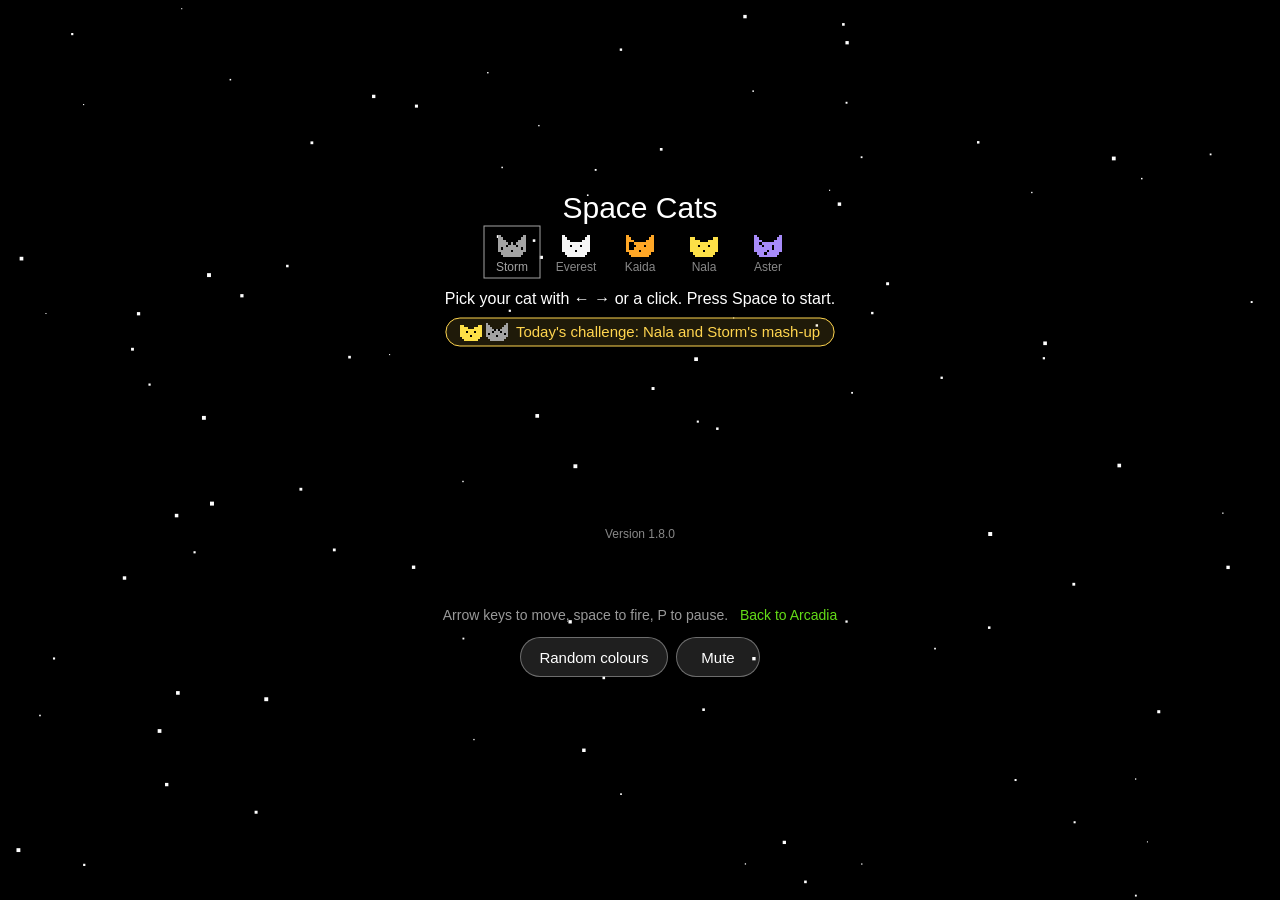
<file: games/space-cats/index.html>
<!DOCTYPE html>
<html>

<head>
  <meta charset="utf-8">
  <title>Space Cats</title>
  <meta name="viewport" content="width=device-width, initial-scale=1, viewport-fit=cover">
  <!-- The ./ stops Vite's build reading these as package names. The ?v=
       is the game's version: change it on every link with each release,
       so browsers load that release's files rather than older copies. The
       start screen shows it. -->
  <link href="./css/core.css?v=1.8.0" type="text/css" rel="stylesheet">
  <link href="./css/typeography.css?v=1.8.0" type="text/css" rel="stylesheet">
  <link href="./css/style.css?v=1.8.0" rel="stylesheet" type="text/css" />
  <!-- A cat in the browser tab, and on the home screen when the game is
       added to a phone. The game redraws the tab's cat as the one you play
       as. The manifest gives Android its icons and name. -->
  <link id="tabIcon" href="./icons/favicon-32.png" rel="icon" type="image/png">
  <link href="./icons/apple-touch-icon.png" rel="apple-touch-icon">
  <link href="./icons/manifest.webmanifest" rel="manifest">
  <meta name="apple-mobile-web-app-title" content="Space Cats">
</head>

<body>
  <div id="starfield"></div>
  <div id="gamecontainer">
    <canvas id="gameCanvas"></canvas>
    <form id="whoPlayed" hidden>
      <p id="whoMessage"></p>
      <div id="playerList"></div>
      <div id="newPlayer" hidden>
        <input id="playerName" maxlength="3" autocomplete="off" autocapitalize="characters"
          spellcheck="false" aria-label="Three letters" placeholder="AAA">
        <p id="playerHint"></p>
      </div>
      <div class="actions">
        <button type="submit" id="playerSave">Save</button>
        <button type="button" id="whoSkip">Skip</button>
      </div>
    </form>
  </div>
  <div id="info">
    <p id="keys">Arrow keys to move, space to fire, P to pause. <a id="homeLink" href="../../">Back to Arcadia</a></p>
    <div id="buttons">
      <button id="shareButton" type="button" onclick="shareResult()" hidden>Share</button>
      <button id="pauseButton" type="button" onclick="game.togglePause()" hidden>Pause</button>
      <button id="coloursButton" type="button" onclick="toggleColours()">Random colours</button>
      <button id="muteButton" type="button" onclick="toggleMute()">Mute</button>
    </div>
  </div>

  <script src="js/starfield.js?v=1.8.0"></script>
  <script src="js/spacecats.js?v=1.8.0"></script>
  <script src="js/leaderboard.js?v=1.8.0"></script>
  <script>
    //  Create the starfield.
    var container = document.getElementById('starfield');
    var starfield = new Starfield();
    starfield.initialise(container);
    starfield.start();

    //  Setup the canvas.
    var canvas = document.getElementById("gameCanvas");
    canvas.width = 800;
    canvas.height = 600;

    //  Create the game.
    var game = new Game();

    //  Initialise it with the game canvas.
    game.initialise(canvas);

    //  The Arcadia home page. On touch screens the start screen links to it.
    game.homeUrl = '../../';

    //  Phones and tablets get touch controls and a game scaled to fit. The
    //  800x600 canvas is mostly empty space around a 400x300 play area, so
    //  they only see this part of it (including the fish's path along the
    //  top), plus room for the buttons.
    var PLAY_AREA = { x: 180, y: 122, width: 440, height: 428 };
    //  Room the buttons need down the right-hand side, or across the top.
    var BUTTON_COLUMN_WIDTH = 164;
    var BUTTON_ROW_HEIGHT = 56;
    var touchMode = window.matchMedia('(pointer: coarse)').matches;
    game.touchMode = touchMode;
    if (touchMode) {
      document.documentElement.classList.add('touch');
      fitGame();
      window.addEventListener('resize', fitGame);
    } else {
      fitDesktop();
      window.addEventListener('resize', fitDesktop);
    }

    //  The family leaderboard, if this device has one (see js/leaderboard.js).
    game.leaderboard = Leaderboard;

    //  A link with ?daily=1, like one shared from today's challenge, opens on
    //  today's top 10, under the button that starts it.
    if (/[?&]daily=1(?:&|$)/.test(window.location.search)) {
      game.boardView = 'today';
    }
    var whoForm = document.getElementById('whoPlayed');
    var playerList = document.getElementById('playerList');
    var newPlayer = document.getElementById('newPlayer');
    var playerName = document.getElementById('playerName');
    var playerHint = document.getElementById('playerHint');
    var onPlayerPicked = null;
    var lastGameOver = null;
    var NAME_HINT = "Three letters";

    //  Keep the buttons and the leaderboard in step with the game.
    game.onStateChange = function () {
      updateButtons();
      leaderboardStateChanged();
    };

    //  The first time a device opens a board, offer its best score this week.
    Leaderboard.onUpdate = function () {
      if (game.currentState() instanceof WelcomeState && !askingWhoPlayed() && Leaderboard.shouldOffer()) {
        var best = Leaderboard.weekBest();
        Leaderboard.markOffered();
        askWhoPlayed('Your best this week, ' + withCommas(best) + ', can go on the board. Who played?', function (player) {
          Leaderboard.highlightKey = Leaderboard.submit(player, best);
        });
      }
    };

    //  Start the game.
    game.start();

    //  Listen for keyboard events, unless the player is saying who played.
    window.addEventListener("keydown", function keydown(e) {
      if (askingWhoPlayed()) return;
      var keycode = e.which || window.event.keycode;
      //  Supress further processing of left/right/space (37/29/32)
      if (keycode == 37 || keycode == 39 || keycode == 32) {
        e.preventDefault();
      }
      //  A held key repeats. Outside of play, ignore the repeats, so holding
      //  Space as a game ends doesn't skip past the cat picker.
      if (e.repeat && !(game.currentState() instanceof PlayState)) return;
      game.keyDown(keycode);

    });

    //  Clicking a cat on the start screen picks it. On a computer, the
    //  pointer turns into a hand over anything on the canvas that can be
    //  clicked.
    canvas.addEventListener('click', function (e) {
      game.click(e);
    });
    canvas.addEventListener('mousemove', function (e) {
      game.mousemove(e);
    });
    canvas.addEventListener('mouseleave', function () {
      game.pointer = null;
    });
    window.addEventListener("keyup", function keydown(e) {
      if (askingWhoPlayed()) return;
      var keycode = e.which || window.event.keycode;
      game.keyUp(keycode);
    });

    //  Touches go to the game, except taps on the buttons and the "Who
    //  played?" box. Stopping the default keeps the browser from scrolling or
    //  zooming mid-wave. While the box is open, the game ignores touches.
    function onButton(e) {
      return e.target.closest && e.target.closest('button, a, input, #whoPlayed');
    }
    window.addEventListener('touchstart', function (e) {
      if (onButton(e)) return;
      e.preventDefault();
      if (askingWhoPlayed()) return;
      game.touchstart(e);
    }, { passive: false });
    window.addEventListener('touchmove', function (e) {
      if (onButton(e)) return;
      e.preventDefault();
      if (askingWhoPlayed()) return;
      game.touchmove(e);
    }, { passive: false });
    ['touchend', 'touchcancel'].forEach(function (type) {
      window.addEventListener(type, function (e) {
        if (!onButton(e)) e.preventDefault();
        game.touchend(e);
      }, { passive: false });
    });

    //  Browsers keep sound off until the player interacts with the page.
    ['keydown', 'touchstart', 'touchend', 'click'].forEach(function (type) {
      window.addEventListener(type, function () {
        game.sounds.unlock();
      });
    });

    //  Pause when the player switches to another tab or app, so the game,
    //  and its sound, stop until they come back.
    document.addEventListener('visibilitychange', function () {
      if (document.hidden && game.currentState() instanceof PlayState) {
        game.togglePause();
      }
    });

    function toggleMute() {
      game.mute();
      updateButtons();
    }

    function toggleColours() {
      game.toggleRandomColours();
      updateButtons();
    }

    function updateButtons() {
      var state = game.currentState();
      var paused = state instanceof PauseState;
      var pauseButton = document.getElementById('pauseButton');
      pauseButton.textContent = paused ? 'Resume' : 'Pause';
      pauseButton.hidden = !(paused || state instanceof PlayState);
      //  Share once a game is over, after saying who played, so it can say
      //  where they are on the board.
      var shareButton = document.getElementById('shareButton');
      shareButton.hidden = !(state instanceof GameOverState) || askingWhoPlayed();
      if (shareButton.hidden) {
        shareButton.textContent = 'Share';
      }
      document.getElementById('muteButton').textContent = game.sounds.mute ? 'Unmute' : 'Mute';
      document.getElementById('coloursButton').textContent = game.randomColours ? 'All green' : 'Random colours';
    }

    //  Shares how the last game went, for the family chat: where it came on
    //  this week's board, and a link to play. Phones open their share sheet;
    //  elsewhere it's copied, ready to paste.
    function shareResult() {
      var message = resultText() + '\n' + playLink();
      if (navigator.share) {
        navigator.share({ text: message }).catch(function () {
          //  Closed without sharing.
        });
        return;
      }
      var shareButton = document.getElementById('shareButton');
      var copying = navigator.clipboard ? navigator.clipboard.writeText(message) : Promise.reject();
      copying.then(function () {
        shareButton.textContent = 'Copied';
      }, function () {
        shareButton.textContent = "Can't copy";
      });
    }

    //  "Friday night crew · Space Cats · 2nd this week with 3,870 (340 behind
    //  Dad)", for the player who just played, with their best this week. In
    //  today's challenge, "... · Kaida's fish frenzy · 1st today with 2,450
    //  (300 ahead of Mum)". Just the score if they aren't on the board.
    function resultText() {
      var daily = game.daily;
      var parts = Leaderboard.name() ? [Leaderboard.name(), 'Space Cats'] : ['Space Cats'];
      if (daily) {
        parts.push(challengeName(daily));
      }
      var standing = Leaderboard.highlightKey ? Leaderboard.standing(Leaderboard.highlightKey, daily ? 'today' : 'week') : null;
      if (!standing) {
        parts.push(withCommas(game.score) + ' points, ' + (daily ? (daily.complete ? 'all three waves' : 'wave ' + game.level) : 'level ' + game.level));
        return parts.join(' · ');
      }
      var line = ordinal(standing.rank) + (daily ? ' today with ' : ' this week with ') + withCommas(standing.score);
      if (standing.behind) {
        line += standing.behind.by ? ' (' + withCommas(standing.behind.by) + ' behind ' + standing.behind.name + ')' : ' (tied with ' + standing.behind.name + ')';
      } else if (standing.ahead) {
        line += standing.ahead.by ? ' (' + withCommas(standing.ahead.by) + ' ahead of ' + standing.ahead.name + ')' : ' (tied with ' + standing.ahead.name + ')';
      }
      parts.push(line);
      return parts.join(' · ');
    }

    //  The game's address, with the board on it if this device has one, so a
    //  tap in the chat goes straight to the same board, and after today's
    //  challenge, straight to it.
    function playLink() {
      var options = [];
      if (Leaderboard.board()) {
        options.push('board=' + Leaderboard.board());
      }
      if (game.daily) {
        options.push('daily=1');
      }
      return window.location.origin + window.location.pathname + (options.length ? '?' + options.join('&') : '');
    }

    //  1st, 2nd, 3rd, 4th ... 11th, 12th, 13th ... 21st.
    function ordinal(n) {
      var teens = n % 100 >= 11 && n % 100 <= 13;
      var suffix = teens ? 'th' : ({ 1: 'st', 2: 'nd', 3: 'rd' })[n % 10] || 'th';
      return n + suffix;
    }

    //  When a game ends with a score good enough for this week's top 10 (or
    //  after today's challenge, today's), ask who played, and show that
    //  board. The start and game-over screens fetch the latest board.
    function leaderboardStateChanged() {
      var state = game.currentState();
      if (state instanceof LevelIntroState) {
        Leaderboard.highlightKey = null;
      }
      if (state instanceof GameOverState && state !== lastGameOver) {
        lastGameOver = state;
        var score = game.score;
        var daily = game.daily;
        game.boardView = daily ? 'today' : 'week';
        if (Leaderboard.qualifies(score, game.boardView)) {
          askWhoPlayed(withCommas(score) + (daily ? " makes today's top 10! Who played?" : " makes this week's top 10! Who played?"), function (player) {
            Leaderboard.highlightKey = Leaderboard.submit(player, score, daily ? { day: daily.day, startedAt: daily.startedAt } : null);
          });
        }
      }
      if (state instanceof WelcomeState || state instanceof GameOverState) {
        Leaderboard.refresh();
      }
    }

    function askingWhoPlayed() {
      return !whoForm.hidden;
    }

    //  Asks who played: the board's players as buttons, this device's last
    //  player first, where one tap saves the score, and New player for
    //  someone who isn't there yet. With no players yet, it goes straight to
    //  typing a name.
    function askWhoPlayed(message, onPick) {
      document.getElementById('whoMessage').textContent = message;
      onPlayerPicked = onPick;
      playerList.textContent = '';
      var players = Leaderboard.players();
      players.forEach(function (player) {
        addPlayerButton(player.name, player.id === Leaderboard.lastPlayer() ? 'player last' : 'player', function () {
          pick(player);
        });
      });
      addPlayerButton('New player', 'player new', showNewPlayer);
      playerName.value = '';
      playerHint.textContent = NAME_HINT;
      whoForm.hidden = false;
      updateButtons();
      if (players.length) {
        playerList.hidden = false;
        newPlayer.hidden = true;
        document.getElementById('playerSave').hidden = true;
        //  On a computer, Enter picks the first name.
        playerList.firstChild.focus();
      } else {
        showNewPlayer();
      }
    }

    function addPlayerButton(label, className, onClick) {
      var button = document.createElement('button');
      button.type = 'button';
      button.className = className;
      button.textContent = label;
      button.addEventListener('click', onClick);
      playerList.appendChild(button);
    }

    //  Somebody new: a box for their three letters. On a computer this puts
    //  the cursor in it; phones open their keyboard when it's tapped.
    function showNewPlayer() {
      playerList.lastChild.hidden = true;
      playerList.hidden = playerList.childNodes.length === 1;
      newPlayer.hidden = false;
      document.getElementById('playerSave').hidden = false;
      playerName.focus();
    }

    function pick(player) {
      var onPick = onPlayerPicked;
      closeWhoPlayed();
      onPick(player);
    }

    function closeWhoPlayed() {
      whoForm.hidden = true;
      onPlayerPicked = null;
      playerName.blur();
      updateButtons();
    }

    //  Capital letters, three at most, as they're typed.
    playerName.addEventListener('input', function () {
      var tidied = Leaderboard.cleanTyping(playerName.value);
      if (tidied !== playerName.value) {
        playerName.value = tidied;
      }
      playerHint.textContent = NAME_HINT;
    });

    whoForm.addEventListener('submit', function (e) {
      e.preventDefault();
      if (newPlayer.hidden) {
        return;
      }
      var name = Leaderboard.cleanName(playerName.value);
      if (!name) {
        playerHint.textContent = 'Please use three letters';
        playerName.focus();
        return;
      }
      pick(Leaderboard.addPlayer(name));
    });

    document.getElementById('whoSkip').addEventListener('click', closeWhoPlayed);
    whoForm.addEventListener('keydown', function (e) {
      if (e.key === 'Escape') {
        closeWhoPlayed();
      }
    });

    //  Clicking a button mustn't give it keyboard focus, or the next press of
    //  Space would press the button again instead of firing.
    document.getElementById('buttons').addEventListener('mousedown', function (e) {
      e.preventDefault();
    });

    //  On touch screens, show just the play area, scaled to fill the screen.
    function fitGame() {
      var w = window.innerWidth;
      var h = window.innerHeight;

      //  Put the buttons down the right-hand side (landscape) or across the
      //  top (portrait), whichever leaves the game bigger. Across the top,
      //  the game sits a little above centre to leave room for a thumb.
      var besideScale = Math.min((w - 2 * BUTTON_COLUMN_WIDTH) / PLAY_AREA.width, h / PLAY_AREA.height);
      var belowScale = Math.min(w / PLAY_AREA.width, (h - BUTTON_ROW_HEIGHT) / PLAY_AREA.height);
      var column = besideScale > belowScale;
      var scale = column ? besideScale : belowScale;
      var top = column
        ? (h - PLAY_AREA.height * scale) / 2
        : BUTTON_ROW_HEIGHT + (h - BUTTON_ROW_HEIGHT - PLAY_AREA.height * scale) / 3;
      var left = (w - PLAY_AREA.width * scale) / 2;
      document.getElementById('buttons').classList.toggle('column', column);

      var gameContainer = document.getElementById('gamecontainer');
      gameContainer.style.left = left + 'px';
      gameContainer.style.top = top + 'px';
      gameContainer.style.width = PLAY_AREA.width * scale + 'px';
      gameContainer.style.height = PLAY_AREA.height * scale + 'px';
      canvas.style.left = -PLAY_AREA.x * scale + 'px';
      canvas.style.top = -PLAY_AREA.y * scale + 'px';
      canvas.style.width = game.width * scale + 'px';
      canvas.style.height = game.height * scale + 'px';
      setCanvasResolution(scale);
    }

    //  On computers, keep the canvas 800x600 on the page.
    function fitDesktop() {
      canvas.style.width = game.width + 'px';
      canvas.style.height = game.height + 'px';
      setCanvasResolution(1);
    }

    //  Draw at the screen's real resolution, not the page's, so the sprites
    //  and text stay sharp on high-resolution screens and when zoomed in.
    function setCanvasResolution(scale) {
      var ratio = Math.min(scale * (window.devicePixelRatio || 1), 3);
      var width = Math.round(game.width * ratio);
      var height = Math.round(game.height * ratio);
      if (canvas.width !== width || canvas.height !== height) {
        canvas.width = width;
        canvas.height = height;
        canvas.getContext('2d').setTransform(width / game.width, 0, 0, height / game.height, 0, 0);
      }
    }
  </script>
</body>

</html>
</file>
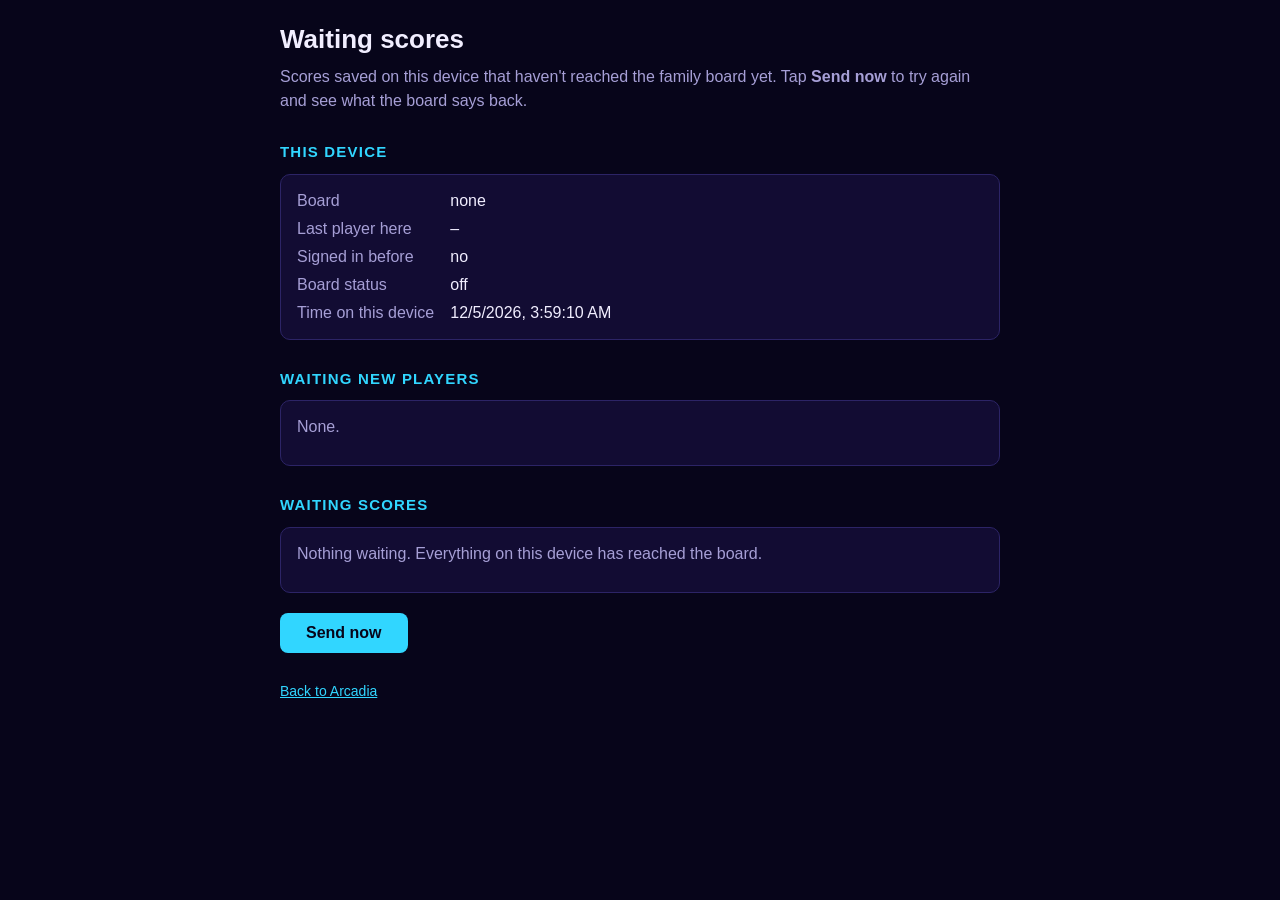
<file: waiting.html>
<!DOCTYPE html>
<html lang="en">

<head>
  <meta charset="utf-8">
  <meta name="viewport" content="width=device-width, initial-scale=1, viewport-fit=cover">
  <meta name="robots" content="noindex">
  <title>Waiting scores · Arcadia</title>
  <meta name="theme-color" content="#07051a">
  <link href="./assets/favicon-32.png" rel="icon" type="image/png" sizes="32x32">
  <link href="./assets/favicon.svg" rel="icon" type="image/svg+xml">
  <!--
    A help page, linked from nowhere, for when a score stays grey: it lists
    what this device is still waiting to send to its family board, and Send
    now tries again with the game's own code (Space Cats' leaderboard.js),
    showing every request and what the board said back. Sign-in tokens and
    the key are never shown.
  -->
  <style>
    :root {
      --bg: #07051a;
      --panel: #120c33;
      --line: #2c2466;
      --text: #f1eeff;
      --muted: #a69fd6;
      --cyan: #31d6ff;
      --gold: #ffd54f;
      --green: #5ce27a;
      --red: #ff6b8b;
    }
    * { box-sizing: border-box; }
    body {
      margin: 0;
      padding: 20px 16px 40px;
      background: var(--bg);
      color: var(--text);
      font: 16px/1.5 -apple-system, BlinkMacSystemFont, "Segoe UI", Roboto, Arial, sans-serif;
    }
    main { max-width: 720px; margin: 0 auto; }
    h1 { font-size: 26px; margin: 0 0 6px; }
    h2 { font-size: 15px; letter-spacing: 0.08em; text-transform: uppercase; color: var(--cyan); margin: 28px 0 10px; }
    p { margin: 0 0 12px; color: var(--muted); }
    a { color: var(--cyan); }
    dl { display: grid; grid-template-columns: max-content 1fr; gap: 4px 16px; margin: 0; }
    dt { color: var(--muted); }
    dd { margin: 0; overflow-wrap: anywhere; }
    .panel { background: var(--panel); border: 1px solid var(--line); border-radius: 10px; padding: 14px 16px; }
    ol { margin: 0; padding-left: 22px; }
    li { margin: 0 0 10px; }
    li:last-child { margin-bottom: 0; }
    .score { font-weight: 700; color: var(--gold); }
    .small { font-size: 14px; color: var(--muted); }
    .ok { color: var(--green); }
    .bad { color: var(--red); font-weight: 700; }
    button {
      margin-top: 20px;
      padding: 12px 26px;
      font: 700 16px/1 -apple-system, BlinkMacSystemFont, "Segoe UI", Roboto, Arial, sans-serif;
      color: var(--bg);
      background: var(--cyan);
      border: none;
      border-radius: 8px;
      cursor: pointer;
    }
    button:disabled { opacity: 0.5; cursor: default; }
    #result { margin-top: 14px; font-weight: 700; }
    #log li { overflow-wrap: anywhere; }
  </style>
</head>

<body>
  <main>
    <h1>Waiting scores</h1>
    <p>Scores saved on this device that haven't reached the family board yet. Tap <strong>Send now</strong> to try again and see what the board says back.</p>

    <h2>This device</h2>
    <div class="panel"><dl id="device"></dl></div>

    <h2>Waiting new players</h2>
    <div class="panel" id="players"></div>

    <h2>Waiting scores</h2>
    <div class="panel" id="scores"></div>

    <button type="button" id="send">Send now</button>
    <p id="result"></p>

    <div id="logBox" hidden>
      <h2>What the board said</h2>
      <div class="panel"><ol id="log"></ol></div>
    </div>

    <p class="small" style="margin-top: 28px"><a href="./">Back to Arcadia</a></p>
  </main>

  <!-- Every request the game's code makes from this page is noted, with the
       board's answer, before leaderboard.js loads and starts using fetch. -->
  <script>
    var requests = [];
    var realFetch = window.fetch.bind(window);

    //  What a request is for, in a few words, and the fields it sends, if
    //  it saves something. Sign-in replies hold tokens, so only their status
    //  and any error are kept.
    function describe(url, options) {
      var method = (options && options.method) || 'GET';
      var body = options && options.body;
      if (url.indexOf('accounts:signUp') !== -1) {
        return 'Sign in as a new device';
      }
      if (url.indexOf('securetoken') !== -1) {
        return 'Sign in again';
      }
      var path = decodeURIComponent((url.split('/documents/')[1] || '').split('?')[0]);
      var place = path.replace(/^boards\/[^/]+\//, '').replace(/^games\/space-cats\/?/, '');
      if (path.slice(-9) === ':runQuery') {
        var collection = '';
        try {
          collection = JSON.parse(body).structuredQuery.from[0].collectionId;
        } catch (e) {
          //  Not a query we know.
        }
        return 'Read ' + (place.replace(':runQuery', '') ? place.replace(':runQuery', '') + '/' : '') + collection;
      }
      var fields = '';
      try {
        var sent = JSON.parse(body).fields;
        fields = Object.keys(sent).map(function(key) {
          var value = sent[key];
          return key + ' ' + (value.stringValue !== undefined ? value.stringValue : value.integerValue !== undefined ? value.integerValue : value.timestampValue);
        }).join(', ');
      } catch (e) {
        //  Nothing sent.
      }
      if (method === 'POST') {
        return 'Add to ' + place + ': ' + fields;
      }
      if (method === 'PATCH') {
        return 'Raise best at ' + place + ': ' + fields;
      }
      return method + ' ' + place;
    }

    window.fetch = function(url, options) {
      var entry = { what: describe(String(url), options), status: '…' };
      requests.push(entry);
      return realFetch(url, options).then(function(response) {
        entry.status = response.status;
        entry.ok = response.ok;
        if (!response.ok) {
          response.clone().text().then(function(text) {
            try {
              var error = JSON.parse(text).error;
              entry.message = error.message || error.status;
              if (error.status && error.status !== error.message) {
                entry.message += ' (' + error.status + ')';
              }
            } catch (e) {
              entry.message = text.slice(0, 200);
            }
            showLog();
          });
        }
        return response;
      }, function(error) {
        entry.status = 'no answer';
        entry.message = String(error && error.message || error);
        entry.ok = false;
        throw error;
      });
    };
  </script>
  <script src="games/space-cats/js/leaderboard.js?v=1.8.0"></script>
  <script>
    var PENDING_KEY = 'arcadia.space-cats.pendingScores';
    var PLAYERS_KEY = 'arcadia.pendingPlayers';

    function read(key) {
      try {
        return JSON.parse(window.localStorage.getItem(key));
      } catch (e) {
        return null;
      }
    }

    function when(iso) {
      var time = new Date(iso);
      return isNaN(time) ? String(iso) : time.toLocaleString();
    }

    function short(id) {
      return id ? String(id).slice(0, 6) + '…' : '–';
    }

    function add(parent, tag, text, className) {
      var element = document.createElement(tag);
      if (text !== undefined) {
        element.textContent = text;
      }
      if (className) {
        element.className = className;
      }
      parent.appendChild(element);
      return element;
    }

    function showDevice() {
      var list = document.getElementById('device');
      list.textContent = '';
      var rows = [
        ['Board', Leaderboard.board() || 'none'],
        ['Last player here', (Leaderboard.players().filter(function(p) { return p.id === Leaderboard.lastPlayer(); })[0] || {}).name || short(Leaderboard.lastPlayer())],
        ['Signed in before', read('arcadia.auth') ? 'yes' : 'no'],
        ['Board status', Leaderboard.status()],
        ['Time on this device', new Date().toLocaleString()]
      ];
      rows.forEach(function(row) {
        add(list, 'dt', row[0]);
        add(list, 'dd', row[1]);
      });
    }

    function showWaiting() {
      var players = read(PLAYERS_KEY) || [];
      var box = document.getElementById('players');
      box.textContent = '';
      if (!players.length) {
        add(box, 'p', 'None.');
      } else {
        var list = add(box, 'ol');
        players.forEach(function(player) {
          var item = add(list, 'li');
          add(item, 'strong', player.name);
          add(item, 'div', 'Board ' + player.board + ' · added ' + when(player.createdAt) + ' · id ' + short(player.id), 'small');
        });
      }

      var scores = read(PENDING_KEY) || [];
      box = document.getElementById('scores');
      box.textContent = '';
      if (!scores.length) {
        add(box, 'p', 'Nothing waiting. Everything on this device has reached the board.');
        return;
      }
      var list2 = add(box, 'ol');
      scores.forEach(function(entry) {
        var item = add(list2, 'li');
        add(item, 'span', (entry.name || entry.initials || '?') + ' ');
        add(item, 'span', String(entry.score), 'score');
        var kind = typeof entry.day === 'number' ? "today's challenge, day " + entry.day : 'a game';
        var done = entry.done ? Object.keys(entry.done).filter(function(key) { return entry.done[key]; }) : [];
        add(item, 'div', kind + ' · played ' + when(entry.playedAt) + ' · board ' + entry.board, 'small');
        add(item, 'div', 'player ' + (entry.player ? short(entry.player) : 'initials ' + entry.initials) + ' · id ' + short(entry.id) +
          (done.length ? ' · already sent: ' + done.join(', ') : ''), 'small');
      });
    }

    function showLog() {
      document.getElementById('logBox').hidden = !requests.length;
      var list = document.getElementById('log');
      list.textContent = '';
      requests.forEach(function(entry) {
        var item = add(list, 'li');
        add(item, 'span', entry.what + ' → ');
        add(item, 'span', entry.ok ? String(entry.status) + ' OK' : String(entry.status), entry.ok ? 'ok' : (entry.status === '…' ? '' : 'bad'));
        if (entry.message) {
          add(item, 'div', entry.message, 'small');
        }
      });
    }

    function showAll() {
      showDevice();
      showWaiting();
      showLog();
    }

    document.getElementById('send').addEventListener('click', function() {
      var button = this;
      var result = document.getElementById('result');
      button.disabled = true;
      result.textContent = 'Sending…';
      requests.length = 0;
      Leaderboard.refresh(true).then(function() {
        //  Give any error messages a moment to be read.
        setTimeout(function() {
          var left = (read(PENDING_KEY) || []).length + (read(PLAYERS_KEY) || []).length;
          var problem = Leaderboard.lastError();
          result.textContent = !left ? 'Sent. Nothing left waiting.' :
            'Still waiting. Anything the board turned down is in red below.' +
            (problem ? ' Sending stopped with: ' + (problem.message || problem) : '');
          result.className = left ? 'bad' : 'ok';
          button.disabled = false;
          showAll();
        }, 600);
      });
    });

    showAll();
  </script>
</body>

</html>
</file>
<file: games/space-cats/css/core.css>
/* core.css */
/* lean and simple css reset, based on Tantek Celik's reset - see comments below. */
/* (c) 2004-2010 Tantek Çelik. Some Rights Reserved. http://tantek.com */
/* This style sheet is licensed under a Creative Commons License.      */
/*             http://creativecommons.org/licenses/by/2.0              */
/* Purpose: undo some of the default styling of common browsers        */


:link,:visited,ins { text-decoration:none }
nav ul,nav ol { list-style:none }
dl,ul,ol,li,
h1,h2,h3,h4,h5,h6,
html,body,pre,p,blockquote,
form,fieldset,input,label
{ margin:0; padding:0 }
abbr, img, object,
a img,:link img,:visited img,
a object,:link object,:visited object
{ border:0 }
address,abbr { font-style:normal }
iframe:not(.auto-link) { display:none ! important; visibility:hidden ! important; margin-left: -10000px ! important  }
a {
  color: #0088cc;
  text-decoration: none;
}

a:hover,
a:focus {
  color: #005580;
  text-decoration: underline;
}
</file>
<file: games/space-cats/css/typeography.css>
body {
	font-family: "Helvetica Neue", Helvetica, Arial, sans-serif;
	font-size: 14px;
	line-height: 20px;
	color: #333333;
}

h1,
h2,
h3,
h4,
h5,
h6 {
	margin: 10px 0;
	font-family: inherit;
	font-weight: bold;
	line-height: 20px;
	color: inherit;
	text-rendering: optimizelegibility;
}

h1,
h2,
h3 {
	line-height: 40px;
}

h1 {
	font-size: 38.5px;
}

h2 {
	font-size: 31.5px;
}

h3 {
	font-size: 24.5px;
}

h4 {
	font-size: 17.5px;
}

h5 {
	font-size: 14px;
}

h6 {
	font-size: 11.9px;
}
</file>
<file: games/space-cats/css/style.css>
/* Styling needed for a fullscreen canvas and no scrollbars. */
body,
html {
	width: 100%;
	height: 100%;
	margin: 0;
	padding: 0;
	overflow: hidden;
}

#starfield {
	width: 100%;
	height: 100%;
	z-index: -1;
	position: absolute;
	left: 0px;
	top: 0px;
}

#gamecontainer {
	position: relative;
	width: 800px;
	margin-left: auto;
	margin-right: auto;
}

#gamecanvas {
	width: 800px;
	height: 600px;
}

#info {
	width: 800px;
	margin-left: auto;
	margin-right: auto;
	text-align: center;
	color: #999999;
}

/* Share, pause, colours and mute buttons: a row under the game on desktop. */
#buttons {
	display: flex;
	justify-content: center;
	gap: 8px;
	margin-top: 12px;
}

/* Fixed widths, so changing labels never moves the buttons or the game. */
#buttons button,
#whoPlayed button {
	width: 84px;
	height: 40px;
	padding: 0;
	font: 15px "Helvetica Neue", Helvetica, Arial, sans-serif;
	white-space: nowrap;
	color: #ffffff;
	background: rgba(255, 255, 255, 0.12);
	border: 1px solid rgba(255, 255, 255, 0.35);
	border-radius: 20px;
	cursor: pointer;
}

#buttons #coloursButton {
	width: 148px;
}

#buttons button[hidden] {
	display: none;
}

@media (hover: hover) {
	#buttons button:hover,
	#whoPlayed button:hover {
		background: rgba(255, 255, 255, 0.22);
	}
}

/* Asks who played, over the middle of the game, when a score is good
   enough for the leaderboard. A little below the middle, so the score above
   it still shows. */
#whoPlayed {
	position: absolute;
	left: 50%;
	top: 56%;
	transform: translate(-50%, -50%);
	width: 260px;
	padding: 16px;
	text-align: center;
	color: #ffffff;
	font: 15px "Helvetica Neue", Helvetica, Arial, sans-serif;
	background: #111111;
	border: 1px solid rgba(255, 255, 255, 0.35);
	border-radius: 12px;
}

#whoPlayed [hidden] {
	display: none;
}

#whoPlayed[hidden] {
	display: none;
}

#whoPlayed p {
	margin: 0 0 12px;
	line-height: 20px;
}

/* The board's players, as buttons that wrap onto more rows, and scroll if
   there are lots. The last player on this device is in gold. */
#playerList {
	display: flex;
	flex-wrap: wrap;
	justify-content: center;
	gap: 8px;
	max-height: 152px;
	overflow-y: auto;
	margin-bottom: 12px;
}

#whoPlayed #playerList button {
	width: auto;
	min-width: 64px;
	max-width: 100%;
	padding: 0 14px;
	overflow: hidden;
	text-overflow: ellipsis;
}

#whoPlayed #playerList button.last {
	color: #ffd54f;
	border-color: #ffd54f;
}

#whoPlayed #playerList button.new {
	color: #bbbbbb;
	border-style: dashed;
}

/* Three letters, like an arcade game's initials. The big type also stops
   phones zooming in when the box is tapped. */
#playerName {
	width: 4.5em;
	padding: 2px 0 2px 0.3em;
	font: 28px "Courier New", Courier, monospace;
	letter-spacing: 0.3em;
	text-align: center;
	text-transform: uppercase;
	color: #ffd54f;
	background: transparent;
	border: none;
	border-bottom: 2px solid rgba(255, 255, 255, 0.5);
	border-radius: 0;
	outline: none;
	-webkit-user-select: text;
	user-select: text;
}

#playerName::placeholder {
	color: #777777;
}

#whoPlayed #playerHint {
	margin: 6px 0 12px;
	font-size: 13px;
	color: #999999;
}

#whoPlayed .actions {
	display: flex;
	justify-content: center;
	gap: 8px;
}

/* Touch screens: the game is scaled to fit (see fitGame in index.html),
   and the page doesn't scroll, zoom or select text under a dragging thumb. */
.touch,
.touch body {
	touch-action: none;
	overscroll-behavior: none;
	-webkit-user-select: none;
	user-select: none;
	-webkit-touch-callout: none;
	-webkit-tap-highlight-color: transparent;
}

/* No gap under the starfield, so there's nothing to scroll. */
.touch #starfield canvas {
	display: block;
}

.touch #gamecontainer {
	position: absolute;
	overflow: hidden;
	margin: 0;
}

.touch #gameCanvas {
	position: absolute;
}

/* No keyboard hints on touch screens, and the buttons move to the corner. */
.touch #info {
	width: auto;
}

.touch #keys {
	display: none;
}

.touch #buttons {
	position: fixed;
	top: calc(8px + env(safe-area-inset-top));
	right: calc(8px + env(safe-area-inset-right));
	margin: 0;
}

/* Down the right-hand side in landscape (fitGame decides). */
.touch #buttons.column {
	flex-direction: column;
	align-items: flex-end;
}

/* On touch screens Pause keeps its place when hidden, so nothing moves.
   Share takes that place once a game is over. */
.touch #buttons button[hidden] {
	display: block;
	visibility: hidden;
}

.touch #buttons #shareButton[hidden],
.touch #buttons #shareButton:not([hidden]) + #pauseButton {
	display: none;
}

/* Narrow phones: smaller buttons so all three fit across the top. */
@media (max-width: 359px) {
	#buttons button {
		width: 72px;
		font-size: 13px;
	}

	#buttons #coloursButton {
		width: 124px;
	}
}
/* Back to the Arcadia home page, after the keyboard hints. */
#homeLink {
	margin-left: 8px;
	color: #64dd17;
}
</file>
